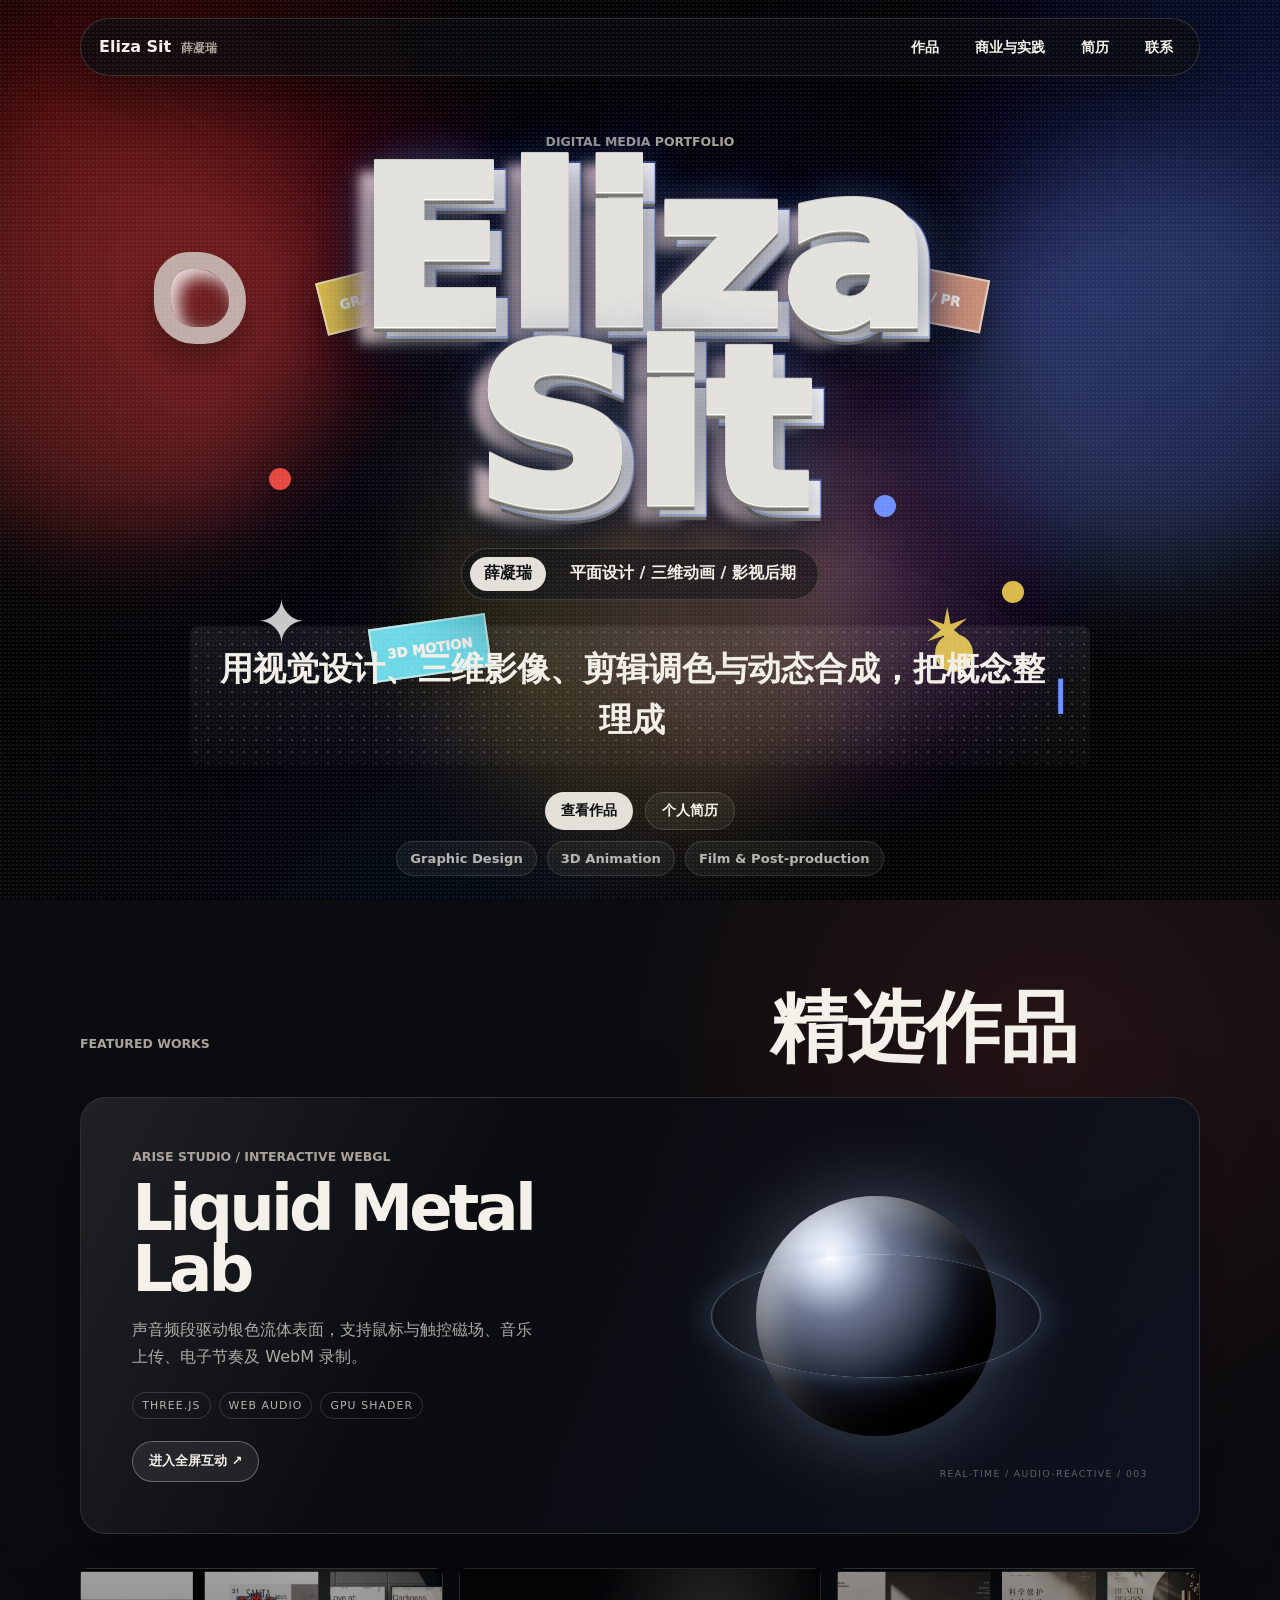
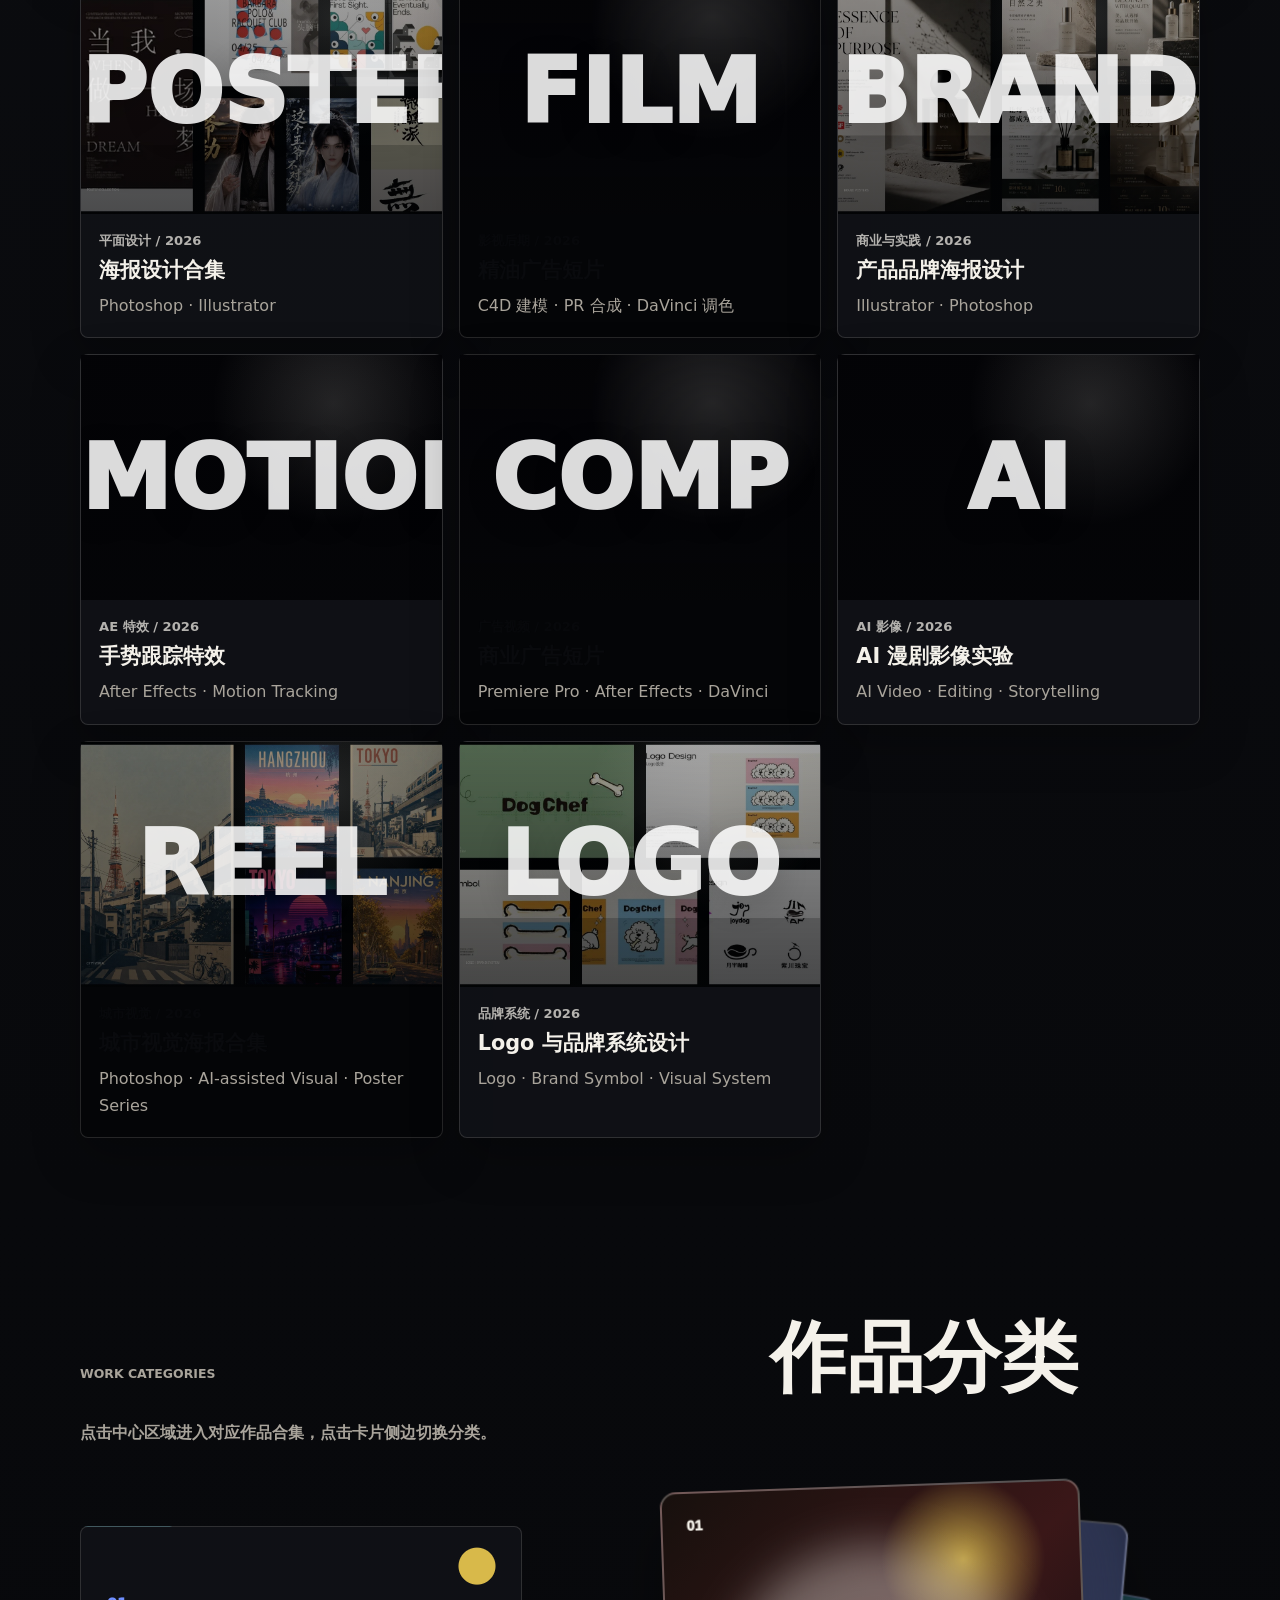
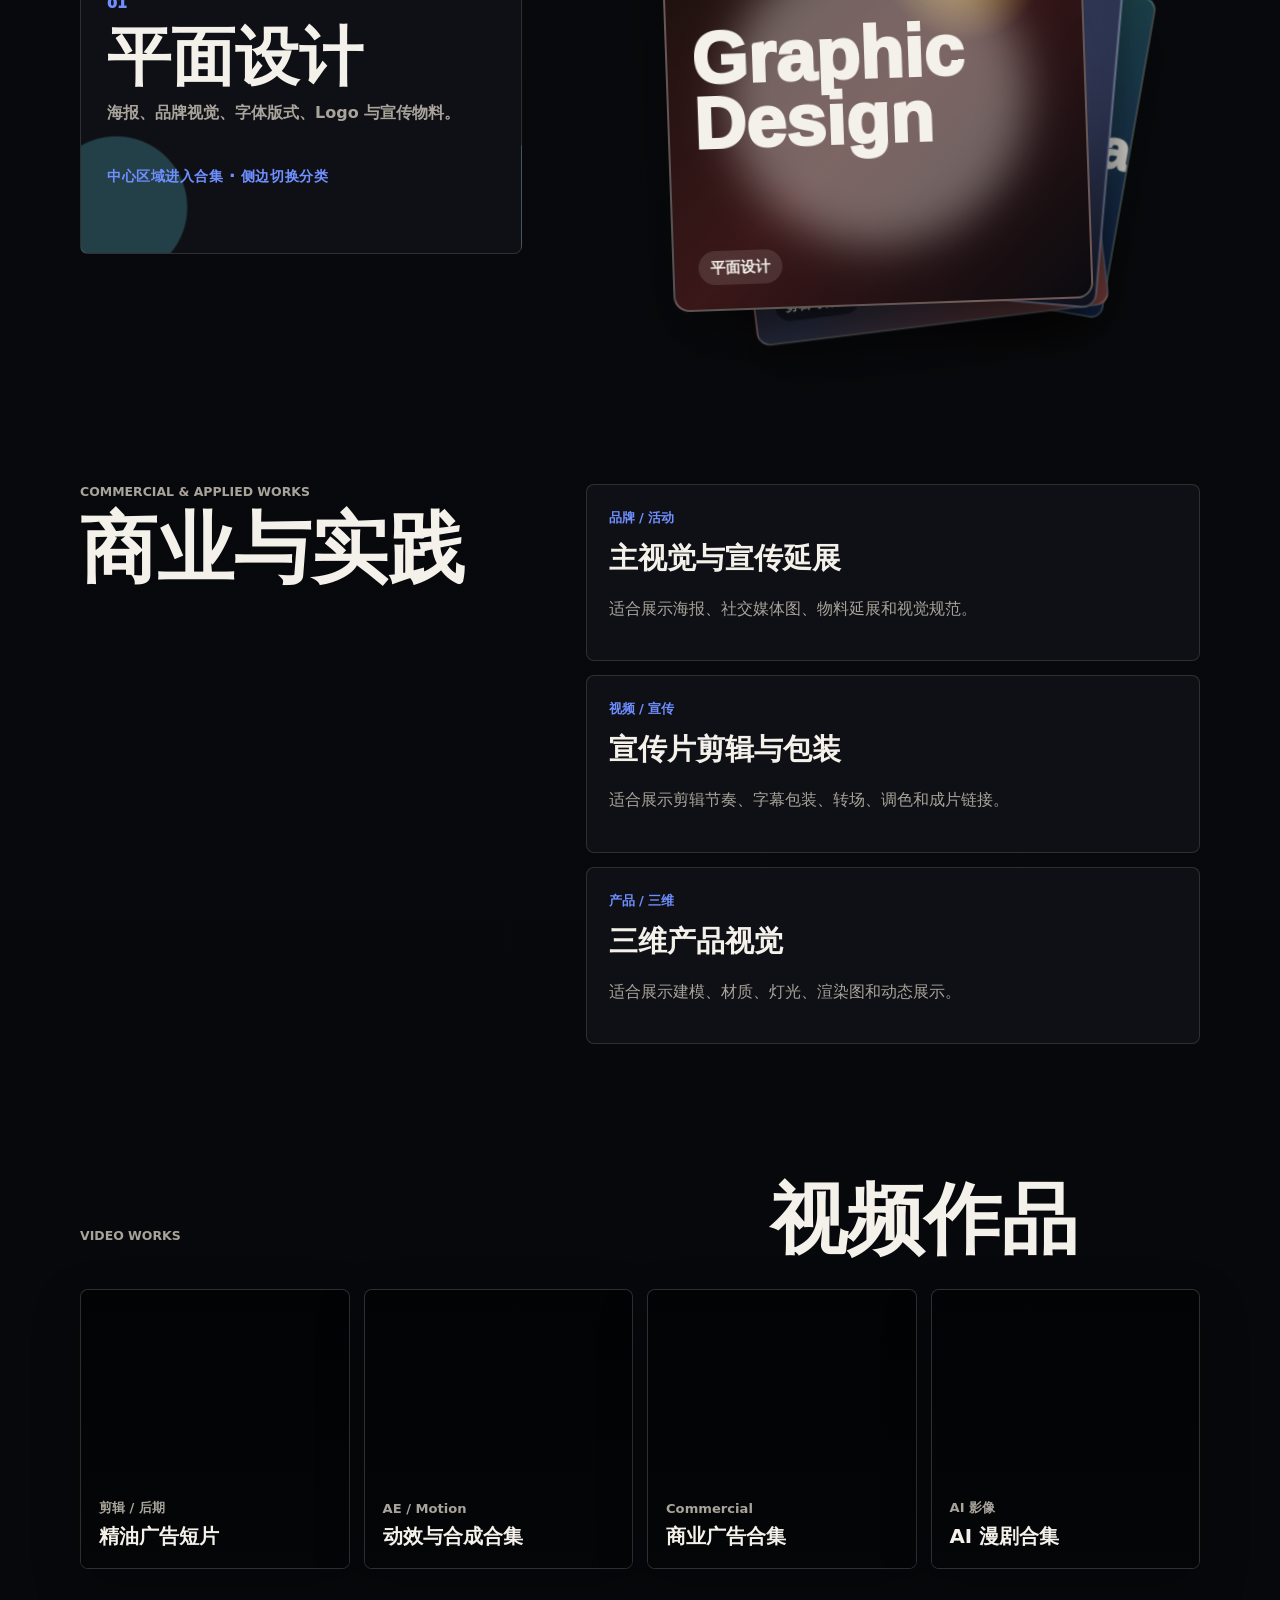
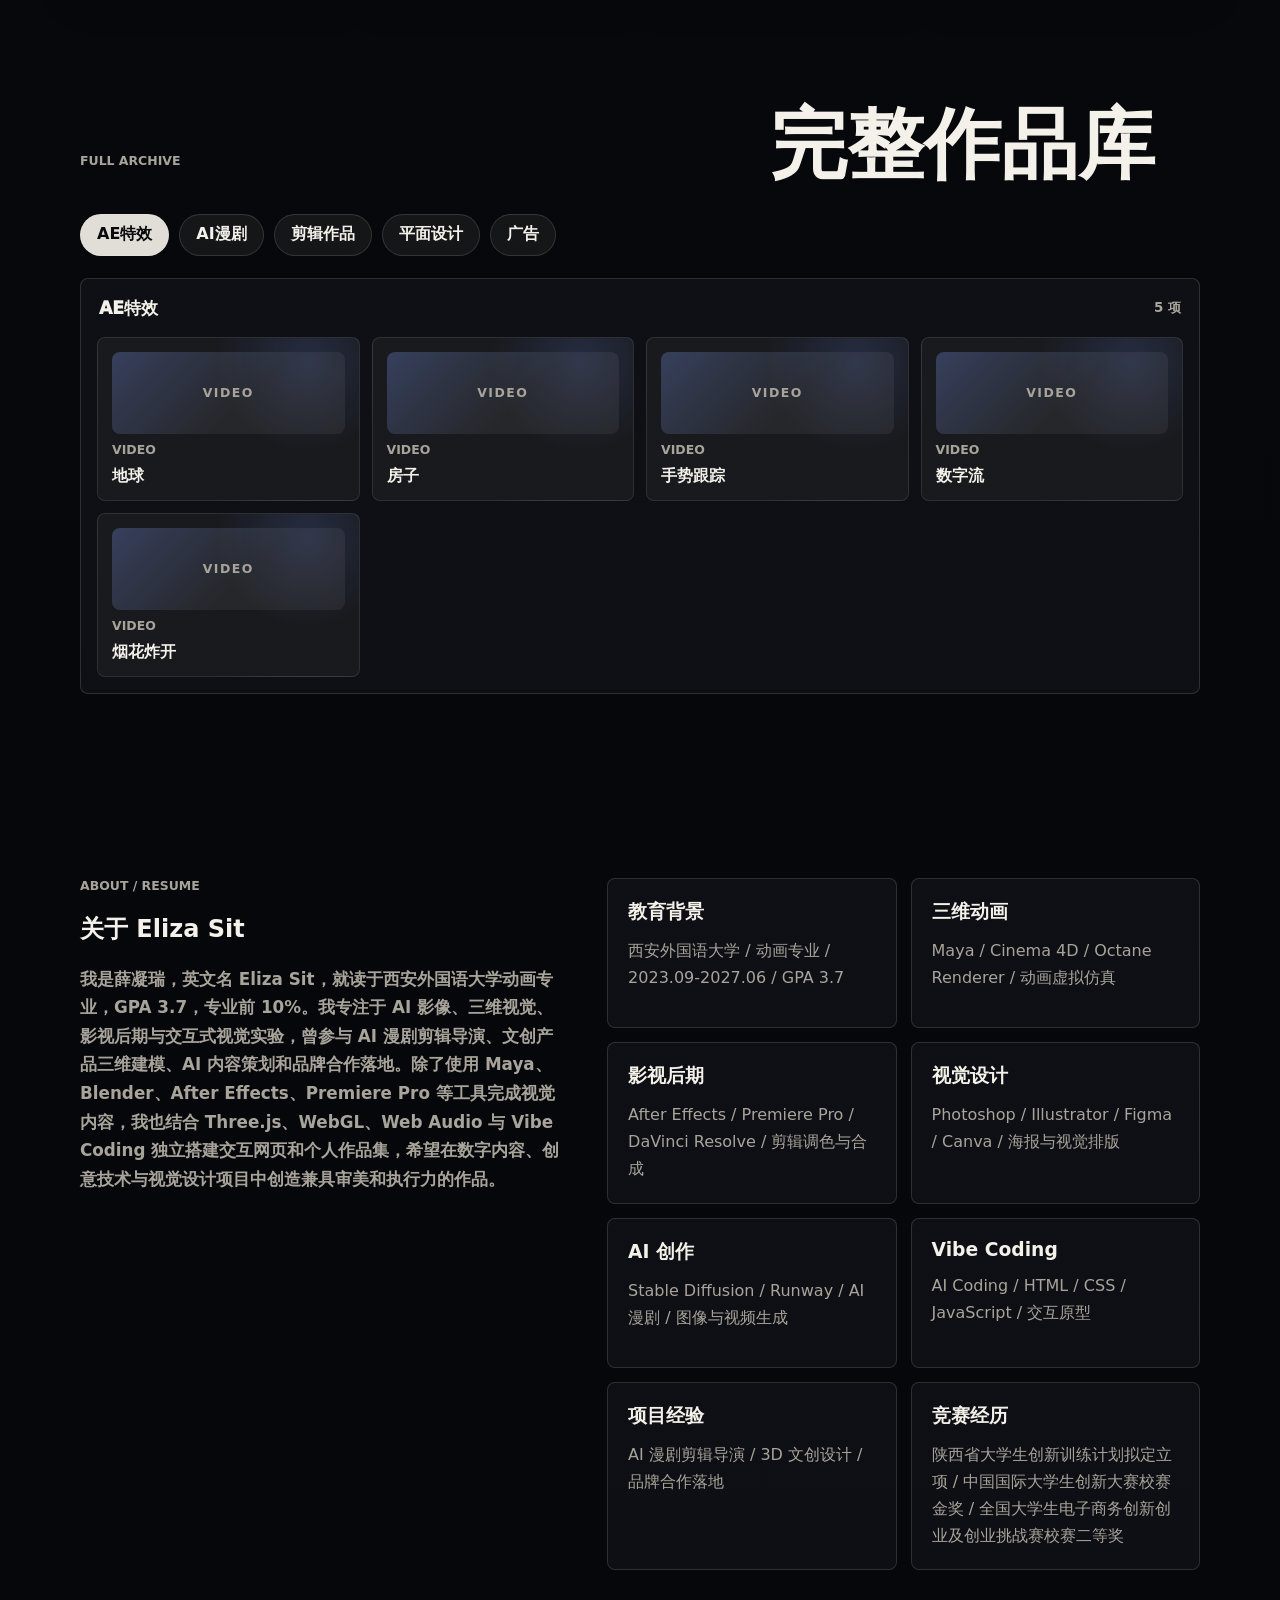
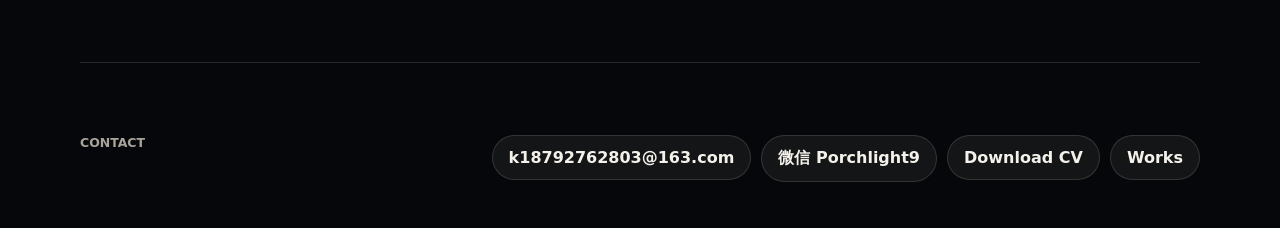
<file: index.html>
<!doctype html>
<html lang="zh-CN">
  <head>
    <meta charset="UTF-8" />
    <meta name="viewport" content="width=device-width, initial-scale=1.0" />
    <title>Eliza Sit | 薛凝瑞作品集</title>
    <meta
      name="description"
      content="Eliza Sit 薛凝瑞的数字媒体作品集，涵盖平面设计、三维动画、影视制作与后期、商业与实践项目。"
    />
    <link rel="stylesheet" href="styles.css" />
  </head>
  <body>
    <div class="page-noise" aria-hidden="true"></div>
    <header class="site-header">
      <a class="brand" href="#top" aria-label="Eliza Sit 首页">
        <span>Eliza Sit</span>
        <small>薛凝瑞</small>
      </a>
      <nav class="site-nav" aria-label="主导航">
        <a href="#works">作品</a>
        <a href="#practice">商业与实践</a>
        <a href="#resume">简历</a>
        <a href="#contact">联系</a>
      </nav>
    </header>

    <main id="top">
      <section class="hero" aria-labelledby="hero-title">
        <div class="hero-bg" aria-hidden="true">
          <div class="grainient-cover"></div>
          <span class="blur-ball ball-a"></span>
          <span class="blur-ball ball-b"></span>
          <span class="blur-ball ball-c"></span>
        </div>

        <div class="hero-copy">
          <p class="eyebrow">Digital Media Portfolio</p>
          <h1 id="hero-title" class="floating-name" data-text="Eliza Sit">Eliza Sit</h1>
          <div class="name-strip">
            <span>薛凝瑞</span>
            <span>平面设计 / 三维动画 / 影视后期</span>
          </div>
          <div
            class="hero-statement text-type"
            data-text="用视觉设计、三维影像、剪辑调色与动态合成，把概念整理成完整的数字媒体作品。"
            aria-label="用视觉设计、三维影像、剪辑调色与动态合成，把概念整理成完整的数字媒体作品。"
          >
            <span class="text-type__content"></span>
            <span class="text-type__cursor" aria-hidden="true">|</span>
          </div>
          <div class="hero-actions">
            <a class="button primary" href="#works">查看作品</a>
            <a class="button ghost" href="#resume">个人简历</a>
          </div>
        </div>

        <div class="sticker-stage" aria-hidden="true">
          <span class="sticker sticker-card sticker-yellow">GRAPHIC</span>
          <span class="sticker sticker-card sticker-peach">AE / PR</span>
          <span class="sticker sticker-card sticker-cyan">3D MOTION</span>
          <span class="sticker dot dot-red"></span>
          <span class="sticker dot dot-blue"></span>
          <span class="sticker dot dot-yellow"></span>
          <span class="sticker star star-one">✦</span>
          <span class="sticker star star-two">✶</span>
          <span class="sticker chrome-loop"></span>
        </div>

        <div class="hero-meta">
          <span>Graphic Design</span>
          <span>3D Animation</span>
          <span>Film & Post-production</span>
        </div>
      </section>

      <section class="section featured" id="works" aria-labelledby="featured-title">
        <div class="section-heading">
          <p class="eyebrow">Featured Works</p>
          <h2 id="featured-title">精选作品</h2>
        </div>

        <article class="liquid-metal-showcase" data-preview-type="iframe" data-preview-src="assets/experiments/arise-liquid-metal-v03-audio-fixed.html" data-preview-title="Liquid Metal Lab · 液态金属动态实验">
          <div class="liquid-metal-copy">
            <p class="eyebrow">Arise Studio / Interactive WebGL</p>
            <h3>Liquid Metal Lab</h3>
            <p>声音频段驱动银色流体表面，支持鼠标与触控磁场、音乐上传、电子节奏及 WebM 录制。</p>
            <div class="liquid-metal-tags"><span>Three.js</span><span>Web Audio</span><span>GPU Shader</span></div>
            <button type="button">进入全屏互动 <span aria-hidden="true">↗</span></button>
          </div>
          <div class="liquid-metal-art" aria-hidden="true">
            <span class="liquid-metal-orb"></span>
            <span class="liquid-metal-ring"></span>
            <small>REAL-TIME / AUDIO-REACTIVE / 003</small>
          </div>
        </article>

        <div class="work-grid">
          <article class="work-card" data-preview-type="collection" data-collection="posterHighlights" data-preview-title="海报设计合集">
            <div class="work-visual visual-poster project-shot">
              <img src="assets/works/featured-poster-mosaic.webp" alt="海报设计合集作品封面" loading="lazy" decoding="async" />
              <span>POSTER</span>
            </div>
            <div class="work-info">
              <p>平面设计 / 2026</p>
              <h3>海报设计合集</h3>
              <span>Photoshop · Illustrator</span>
            </div>
          </article>

          <article class="work-card dark" data-preview-type="collection" data-collection="editing" data-preview-title="剪辑作品合集">
            <div class="work-visual visual-film project-shot">
              <video data-src="assets/works/essential-oil-ad.mp4" muted loop playsinline preload="none"></video>
              <span>FILM</span>
            </div>
            <div class="work-info">
              <p>影视后期 / 2026</p>
              <h3>精油广告短片</h3>
              <span>C4D 建模 · PR 合成 · DaVinci 调色</span>
            </div>
          </article>

          <article class="work-card" data-preview-type="collection" data-collection="brandPosterHighlights" data-preview-title="产品品牌海报设计">
            <div class="work-visual visual-brand project-shot">
              <img src="assets/works/featured-brand-mosaic.webp" alt="产品品牌海报作品封面" loading="lazy" decoding="async" />
              <span>BRAND</span>
            </div>
            <div class="work-info">
              <p>商业与实践 / 2026</p>
              <h3>产品品牌海报设计</h3>
              <span>Illustrator · Photoshop</span>
            </div>
          </article>

          <article class="work-card" data-preview-type="collection" data-collection="ae" data-preview-title="AE 特效合集">
            <div class="work-visual visual-motion project-shot">
              <video data-src="assets/works/ae-tracking.mp4" muted loop playsinline preload="none"></video>
              <span>MOTION</span>
            </div>
            <div class="work-info">
              <p>AE 特效 / 2026</p>
              <h3>手势跟踪特效</h3>
              <span>After Effects · Motion Tracking</span>
            </div>
          </article>

          <article class="work-card dark" data-preview-type="collection" data-collection="commercial" data-preview-title="广告视频合集">
            <div class="work-visual visual-comp project-shot">
              <video data-src="assets/works/commercial-candle.mp4" data-load="hover" muted loop playsinline preload="none"></video>
              <span>COMP</span>
            </div>
            <div class="work-info">
              <p>广告视频 / 2026</p>
              <h3>商业广告短片</h3>
              <span>Premiere Pro · After Effects · DaVinci</span>
            </div>
          </article>

          <article class="work-card" data-preview-type="collection" data-collection="aiDrama" data-preview-title="AI 漫剧合集">
            <div class="work-visual visual-ai project-shot">
              <video data-src="assets/works/ai-drama-cat.mp4" data-load="hover" muted loop playsinline preload="none"></video>
              <span>AI</span>
            </div>
            <div class="work-info">
              <p>AI 影像 / 2026</p>
              <h3>AI 漫剧影像实验</h3>
              <span>AI Video · Editing · Storytelling</span>
            </div>
          </article>

          <article class="work-card dark" data-preview-type="collection" data-collection="cityPosterHighlights" data-preview-title="城市视觉海报合集">
            <div class="work-visual visual-showreel project-shot">
              <img src="assets/works/featured-city-mosaic.webp" alt="城市视觉海报作品封面" loading="lazy" decoding="async" />
              <span>REEL</span>
            </div>
            <div class="work-info">
              <p>城市视觉 / 2026</p>
              <h3>城市视觉海报合集</h3>
              <span>Photoshop · AI-assisted Visual · Poster Series</span>
            </div>
          </article>

          <article class="work-card" data-preview-type="collection" data-collection="logoBrandHighlights" data-preview-title="Logo 与品牌系统设计">
            <div class="work-visual visual-code project-shot">
              <img src="assets/works/featured-logo-mosaic.webp" alt="Logo 与品牌系统设计作品封面" loading="lazy" decoding="async" />
              <span>LOGO</span>
            </div>
            <div class="work-info">
              <p>品牌系统 / 2026</p>
              <h3>Logo 与品牌系统设计</h3>
              <span>Logo · Brand Symbol · Visual System</span>
            </div>
          </article>
        </div>
      </section>

      <section class="section categories stack-section" aria-labelledby="category-title">
        <div class="section-heading stack-heading">
          <p class="eyebrow">Work Categories</p>
          <h2 id="category-title">作品分类</h2>
          <p>点击中心区域进入对应作品合集，点击卡片侧边切换分类。</p>
        </div>

        <div class="category-stack-wrap">
          <div class="category-copy" aria-live="polite">
            <span id="category-index">01</span>
            <h3 id="category-name">平面设计</h3>
            <p id="category-desc">海报、品牌视觉、字体版式、宣传物料。</p>
            <span class="category-action-note">中心区域进入合集 · 侧边切换分类</span>
          </div>

          <div class="stack-container" aria-label="作品分类卡片，点击切换">
            <button class="stack-card stack-graphic is-top" type="button" data-index="0">
              <span>01</span>
              <strong>Graphic Design</strong>
              <small>平面设计</small>
            </button>
            <button class="stack-card stack-3d" type="button" data-index="1">
              <span>02</span>
              <strong>AI Drama</strong>
              <small>AI 漫剧</small>
            </button>
            <button class="stack-card stack-film" type="button" data-index="2">
              <span>03</span>
              <strong>Editing & AE</strong>
              <small>剪辑与特效</small>
            </button>
            <button class="stack-card stack-integrated" type="button" data-index="3">
              <span>04</span>
              <strong>Commercial</strong>
              <small>广告视频</small>
            </button>
          </div>
        </div>
      </section>

      <section class="section split-section" id="practice" aria-labelledby="practice-title">
        <div class="section-heading sticky-heading">
          <p class="eyebrow">Commercial & Applied Works</p>
          <h2 id="practice-title">商业与实践</h2>
        </div>

        <div class="timeline">
          <article>
            <span>品牌 / 活动</span>
            <h3>主视觉与宣传延展</h3>
            <p>适合展示海报、社交媒体图、物料延展和视觉规范。</p>
          </article>
          <article>
            <span>视频 / 宣传</span>
            <h3>宣传片剪辑与包装</h3>
            <p>适合展示剪辑节奏、字幕包装、转场、调色和成片链接。</p>
          </article>
          <article>
            <span>产品 / 三维</span>
            <h3>三维产品视觉</h3>
            <p>适合展示建模、材质、灯光、渲染图和动态展示。</p>
          </article>
        </div>
      </section>

      <section class="section video-works" aria-labelledby="video-title">
        <div class="section-heading">
          <p class="eyebrow">Video Works</p>
          <h2 id="video-title">视频作品</h2>
        </div>

        <div class="video-grid">
          <article class="video-card" data-preview-type="collection" data-collection="editing" data-preview-title="剪辑作品合集">
            <video data-src="assets/works/essential-oil-ad.mp4" muted loop playsinline preload="none"></video>
            <div>
              <span>剪辑 / 后期</span>
              <h3>精油广告短片</h3>
            </div>
          </article>
          <article class="video-card" data-preview-type="collection" data-collection="ae" data-preview-title="AE 特效合集">
            <video data-src="assets/works/ae-tracking.mp4" muted loop playsinline preload="none"></video>
            <div>
              <span>AE / Motion</span>
              <h3>动效与合成合集</h3>
            </div>
          </article>
          <article class="video-card" data-preview-type="collection" data-collection="commercial" data-preview-title="广告视频合集">
            <video data-src="assets/works/commercial-candle.mp4" data-load="hover" muted loop playsinline preload="none"></video>
            <div>
              <span>Commercial</span>
              <h3>商业广告合集</h3>
            </div>
          </article>
          <article class="video-card" data-preview-type="collection" data-collection="aiDrama" data-preview-title="AI 漫剧合集">
            <video data-src="assets/works/ai-drama-cat.mp4" data-load="hover" muted loop playsinline preload="none"></video>
            <div>
              <span>AI 影像</span>
              <h3>AI 漫剧合集</h3>
            </div>
          </article>
        </div>
      </section>

      <section class="section library-section" id="library" aria-labelledby="library-title">
        <div class="section-heading">
          <p class="eyebrow">Full Archive</p>
          <h2 id="library-title">完整作品库</h2>
        </div>

        <div class="library-tabs" aria-label="作品库分类"></div>
        <div class="library-groups"></div>
      </section>

      <section class="section about-resume" id="resume" aria-labelledby="resume-title">
        <div>
          <p class="eyebrow">About / Resume</p>
          <h2 id="resume-title">关于 Eliza Sit</h2>
          <p class="about-text">
            我是薛凝瑞，英文名 Eliza Sit，就读于西安外国语大学动画专业，GPA 3.7，专业前 10%。我专注于 AI 影像、三维视觉、影视后期与交互式视觉实验，曾参与 AI 漫剧剪辑导演、文创产品三维建模、AI 内容策划和品牌合作落地。除了使用 Maya、Blender、After Effects、Premiere Pro 等工具完成视觉内容，我也结合 Three.js、WebGL、Web Audio 与 Vibe Coding 独立搭建交互网页和个人作品集，希望在数字内容、创意技术与视觉设计项目中创造兼具审美和执行力的作品。
          </p>
        </div>

        <div class="skill-board">
          <div>
            <h3>教育背景</h3>
            <p>西安外国语大学 / 动画专业 / 2023.09-2027.06 / GPA 3.7</p>
          </div>
          <div>
            <h3>三维动画</h3>
            <p>Maya / Cinema 4D / Octane Renderer / 动画虚拟仿真</p>
          </div>
          <div>
            <h3>影视后期</h3>
            <p>After Effects / Premiere Pro / DaVinci Resolve / 剪辑调色与合成</p>
          </div>
          <div>
            <h3>视觉设计</h3>
            <p>Photoshop / Illustrator / Figma / Canva / 海报与视觉排版</p>
          </div>
          <div>
            <h3>AI 创作</h3>
            <p>Stable Diffusion / Runway / AI 漫剧 / 图像与视频生成</p>
          </div>
          <div>
            <h3>Vibe Coding</h3>
            <p>AI Coding / HTML / CSS / JavaScript / 交互原型</p>
          </div>
          <div>
            <h3>项目经验</h3>
            <p>AI 漫剧剪辑导演 / 3D 文创设计 / 品牌合作落地</p>
          </div>
          <div>
            <h3>竞赛经历</h3>
            <p>陕西省大学生创新训练计划拟定立项 / 中国国际大学生创新大赛校赛金奖 / 全国大学生电子商务创新创业及创业挑战赛校赛二等奖</p>
          </div>
        </div>
      </section>
    </main>

    <footer class="site-footer" id="contact">
      <div>
        <p class="eyebrow">Contact</p>
      </div>
      <div class="footer-links">
        <a href="mailto:k18792762803@163.com">k18792762803@163.com</a>
        <a href="javascript:void(0)" aria-label="微信号 Porchlight9">微信 Porchlight9</a>
        <a href="薛凝瑞-新版简历-2026.pdf" target="_blank" rel="noopener">Download CV</a>
        <a href="#works">Works</a>
      </div>
    </footer>

    <div class="preview-modal" aria-hidden="true">
      <button class="preview-close" type="button" aria-label="关闭预览">×</button>
      <div class="preview-shell">
        <div class="preview-heading"><h2 class="preview-title"></h2><button class="preview-fullscreen" type="button" hidden>全屏互动</button></div>
        <div class="preview-body"></div>
      </div>
    </div>

    <script src="assets/works-library.js?v=20261021-1"></script>
    <script src="assets/components/liquid-metal-lab.js?v=20261015-1"></script>
    <script src="assets/graphic-library.js?v=20261021-1"></script>
    <script src="script.js?v=20261021-1"></script>
  </body>
</html>
</file>
<file: styles.css>
:root {
  --paper: #090a0d;
  --paper-soft: #12141a;
  --ink: #f4f1ea;
  --muted: #a9a49b;
  --line: rgba(244, 241, 234, 0.14);
  --red: #e4473f;
  --blue: #6f8fff;
  --yellow: #d8b94a;
  --cyan: #64d6e6;
  --peach: #c88f78;
  --dark: #050608;
  --radius: 8px;
  --panel: rgba(18, 20, 26, 0.72);
  --panel-strong: rgba(24, 27, 35, 0.92);
  --silver: #d8d5cf;
  --shadow: 0 24px 70px rgba(0, 0, 0, 0.42);
}

* {
  box-sizing: border-box;
}

html {
  scroll-behavior: smooth;
}

body {
  margin: 0;
  background:
    radial-gradient(circle at 20% 0%, rgba(111, 143, 255, 0.16), transparent 32rem),
    radial-gradient(circle at 82% 16%, rgba(228, 71, 63, 0.12), transparent 28rem),
    linear-gradient(180deg, #0d0e12 0%, #08090c 42%, #06070a 100%);
  color: var(--ink);
  font-family:
    Inter, ui-sans-serif, system-ui, -apple-system, BlinkMacSystemFont, "Segoe UI",
    "PingFang SC", "Microsoft YaHei", sans-serif;
  overflow-x: hidden;
}

a {
  color: inherit;
  text-decoration: none;
}

.page-noise {
  position: fixed;
  inset: 0;
  z-index: 50;
  pointer-events: none;
  opacity: 0.13;
  background-image:
    radial-gradient(circle at 20% 20%, rgba(255, 255, 255, 0.45) 0 1px, transparent 1px),
    radial-gradient(circle at 80% 30%, rgba(255, 255, 255, 0.16) 0 1px, transparent 1px);
  background-size: 4px 4px, 7px 7px;
  mix-blend-mode: screen;
}

.site-header {
  position: fixed;
  top: 18px;
  left: 50%;
  z-index: 40;
  display: flex;
  width: min(1120px, calc(100% - 32px));
  height: 58px;
  align-items: center;
  justify-content: space-between;
  padding: 8px 10px 8px 18px;
  border: 1px solid rgba(244, 241, 234, 0.16);
  border-radius: 999px;
  background: rgba(10, 11, 15, 0.74);
  box-shadow: 0 16px 52px rgba(0, 0, 0, 0.42);
  backdrop-filter: blur(18px);
  transform: translateX(-50%);
}

.brand {
  display: flex;
  align-items: baseline;
  gap: 10px;
  font-weight: 900;
}

.brand span {
  font-size: 1rem;
}

.brand small {
  color: var(--muted);
  font-size: 0.76rem;
  font-weight: 700;
}

.site-nav {
  display: flex;
  gap: 4px;
  align-items: center;
}

.site-nav a,
.button {
  border-radius: 999px;
  min-height: 38px;
  display: inline-flex;
  align-items: center;
  justify-content: center;
  padding: 0 16px;
  font-size: 0.9rem;
  font-weight: 800;
  transition:
    transform 180ms ease,
    background 180ms ease,
    color 180ms ease;
}

.site-nav a:hover {
  background: rgba(244, 241, 234, 0.92);
  color: #08090c;
  transform: translateY(-1px);
}

.hero {
  --grain-x: 50%;
  --grain-y: 50%;
  position: relative;
  min-height: 100svh;
  display: grid;
  place-items: center;
  padding: 128px 24px 64px;
  isolation: isolate;
}

.hero-bg {
  position: absolute;
  inset: 0;
  overflow: hidden;
  z-index: -2;
  background:
    radial-gradient(circle at 50% 44%, rgba(244, 241, 234, 0.1), transparent 30%),
    linear-gradient(115deg, rgba(18, 20, 26, 0.86), rgba(6, 7, 10, 0.96)),
    radial-gradient(circle at 50% 52%, rgba(111, 143, 255, 0.18), transparent 36%);
}

.hero-bg::after {
  content: "";
  position: absolute;
  inset: 0;
  z-index: 1;
  pointer-events: none;
  background:
    radial-gradient(circle at var(--grain-x) var(--grain-y), rgba(244, 241, 234, 0.12), transparent 18rem),
    radial-gradient(ellipse at center, transparent 0 48%, rgba(5, 6, 8, 0.62) 100%),
    linear-gradient(180deg, rgba(5, 6, 8, 0.08), rgba(5, 6, 8, 0.36));
}

.grainient-cover {
  position: absolute;
  inset: -24%;
  opacity: 0.86;
  filter: saturate(1.18) contrast(1.25);
  background:
    radial-gradient(circle at var(--grain-x) var(--grain-y), rgba(244, 159, 252, 0.34), transparent 20%),
    radial-gradient(circle at 18% 24%, rgba(228, 71, 63, 0.66), transparent 24%),
    radial-gradient(circle at 82% 18%, rgba(111, 143, 255, 0.72), transparent 26%),
    radial-gradient(circle at 66% 78%, rgba(216, 185, 74, 0.36), transparent 24%),
    radial-gradient(circle at 30% 82%, rgba(100, 214, 230, 0.3), transparent 22%),
    linear-gradient(135deg, #050608 0%, #17101f 42%, #070910 100%);
  background-size: 120% 120%, 105% 105%, 115% 115%, 130% 130%, 125% 125%, 100% 100%;
  animation: grainientFlow 14s ease-in-out infinite alternate;
}

.grainient-cover::before,
.grainient-cover::after {
  content: "";
  position: absolute;
  inset: 0;
  pointer-events: none;
}

.grainient-cover::before {
  background:
    conic-gradient(from 120deg at 50% 52%, transparent 0 10%, rgba(244, 241, 234, 0.14) 16%, transparent 30% 100%),
    repeating-conic-gradient(from 18deg at 50% 50%, rgba(255, 255, 255, 0.05) 0deg 8deg, transparent 10deg 24deg),
    radial-gradient(ellipse at 50% 50%, transparent 0 34%, rgba(0, 0, 0, 0.58) 74%);
  mix-blend-mode: soft-light;
  animation: grainientWarp 18s linear infinite;
}

.grainient-cover::after {
  opacity: 0.16;
  background-image:
    radial-gradient(circle, rgba(255, 255, 255, 0.9) 0 0.7px, transparent 0.8px),
    radial-gradient(circle, rgba(0, 0, 0, 0.9) 0 0.8px, transparent 0.9px);
  background-size: 3px 3px, 5px 5px;
  mix-blend-mode: overlay;
  animation: grainShift 900ms steps(2, end) infinite;
}

.blur-ball {
  position: absolute;
  width: 34vw;
  aspect-ratio: 1;
  border-radius: 50%;
  filter: blur(54px);
  opacity: 0.58;
}

.ball-a {
  left: -8vw;
  top: 12vh;
  background: rgba(228, 71, 63, 0.78);
}

.ball-b {
  right: -8vw;
  top: 16vh;
  background: rgba(111, 143, 255, 0.72);
}

.ball-c {
  left: 34vw;
  bottom: 5vh;
  background: rgba(216, 185, 74, 0.5);
}

.hero-copy {
  position: relative;
  z-index: 2;
  width: min(980px, 100%);
  text-align: center;
}

.eyebrow {
  margin: 0 0 14px;
  color: var(--muted);
  font-size: 0.78rem;
  font-weight: 900;
  letter-spacing: 0;
  text-transform: uppercase;
}

.floating-name {
  position: relative;
  margin: 0;
  font-size: clamp(4.5rem, 17vw, 13.8rem);
  line-height: 0.82;
  font-weight: 950;
  letter-spacing: 0;
  color: rgba(224, 222, 216, 0.9);
  text-shadow:
    0 1px 0 #ffffff,
    0 2px 0 #bbb8b2,
    0 5px 0 #777570,
    0 18px 48px rgba(0, 0, 0, 0.55),
    0 0 52px rgba(111, 143, 255, 0.22);
  transform-style: preserve-3d;
  animation: floatName 5.8s ease-in-out infinite;
}

.floating-name::before,
.floating-name::after {
  content: attr(data-text);
  position: absolute;
  inset: 0;
  pointer-events: none;
}

.floating-name::before {
  z-index: -1;
  color: transparent;
  -webkit-text-stroke: 2px rgba(111, 143, 255, 0.44);
  transform: translate3d(12px, 10px, -20px);
}

.floating-name::after {
  z-index: -2;
  color: rgba(228, 71, 63, 0.2);
  filter: blur(6px);
  transform: translate3d(-14px, 12px, -30px);
}

.name-strip {
  width: fit-content;
  max-width: 100%;
  margin: 28px auto 0;
  display: flex;
  flex-wrap: wrap;
  align-items: center;
  justify-content: center;
  gap: 10px;
  padding: 8px;
  border: 1px solid rgba(244, 241, 234, 0.16);
  border-radius: 999px;
  background: rgba(13, 15, 20, 0.62);
  box-shadow: var(--shadow);
  backdrop-filter: blur(18px);
}

.name-strip span {
  display: inline-flex;
  min-height: 34px;
  align-items: center;
  border-radius: 999px;
  padding: 0 14px;
  font-weight: 900;
}

.name-strip span:first-child {
  background: rgba(244, 241, 234, 0.92);
  color: #090a0d;
}

.hero-statement {
  position: relative;
  width: min(900px, 100%);
  min-height: 104px;
  margin: 26px auto 0;
  display: flex;
  align-items: center;
  justify-content: center;
  padding: 18px 24px;
  color: #f2efe8;
  font-size: clamp(1.35rem, 3vw, 2.05rem);
  line-height: 1.55;
  font-weight: 950;
  text-align: center;
  border-radius: 8px;
  background-image:
    radial-gradient(circle, rgba(244, 241, 234, 0.16) 1px, transparent 1px),
    linear-gradient(180deg, rgba(244, 241, 234, 0.08), rgba(244, 241, 234, 0.025));
  background-size: 12px 12px, 100% 100%;
  overflow: hidden;
}

.hero-statement::before {
  content: "";
  position: absolute;
  z-index: -1;
  border-radius: 50%;
}

.hero-statement::before {
  right: 13%;
  top: 8px;
  width: 38px;
  aspect-ratio: 1;
  background: var(--yellow);
}

.text-type__content {
  position: relative;
  z-index: 1;
}

.text-type__cursor {
  position: relative;
  z-index: 1;
  margin-left: 0.22rem;
  color: var(--blue);
  animation: cursorBlink 0.72s steps(2, start) infinite;
}

.hero-actions {
  display: flex;
  flex-wrap: wrap;
  gap: 12px;
  justify-content: center;
  margin-top: 28px;
}

.button.primary {
  background: rgba(244, 241, 234, 0.92);
  color: #090a0d;
}

.button.ghost {
  border: 1px solid var(--line);
  background: rgba(244, 241, 234, 0.06);
}

.button:hover {
  transform: translateY(-2px);
}

.sticker-stage {
  position: absolute;
  inset: 0;
  z-index: 1;
  pointer-events: none;
}

.sticker {
  position: absolute;
  animation: drift 7s ease-in-out infinite;
}

.sticker-card {
  display: inline-flex;
  align-items: center;
  justify-content: center;
  min-width: 104px;
  min-height: 54px;
  padding: 0 14px;
  border: 2px solid rgba(244, 241, 234, 0.62);
  box-shadow: 0 16px 34px rgba(0, 0, 0, 0.34);
  font-size: 0.83rem;
  font-weight: 950;
}

.sticker-yellow {
  left: 25%;
  top: 30%;
  background: var(--yellow);
  transform: rotate(-14deg);
}

.sticker-peach {
  right: 23%;
  top: 30%;
  background: var(--peach);
  transform: rotate(11deg);
  animation-delay: -1.4s;
}

.sticker-cyan {
  left: 29%;
  bottom: 25%;
  background: var(--cyan);
  transform: rotate(-8deg);
  animation-delay: -2.2s;
}

.dot {
  width: 22px;
  aspect-ratio: 1;
  border-radius: 50%;
  box-shadow: 0 8px 18px rgba(0, 0, 0, 0.34);
}

.dot-red {
  left: 21%;
  top: 52%;
  background: var(--red);
}

.dot-blue {
  right: 30%;
  top: 55%;
  background: var(--blue);
  animation-delay: -3s;
}

.dot-yellow {
  right: 20%;
  bottom: 33%;
  background: var(--yellow);
  animation-delay: -1s;
}

.star {
  font-size: 3.8rem;
  color: rgba(255, 255, 255, 0.78);
  text-shadow: 0 6px 18px rgba(0, 0, 0, 0.25);
}

.star-one {
  left: 20%;
  bottom: 27%;
}

.star-two {
  right: 24%;
  bottom: 26%;
  color: var(--yellow);
  animation-delay: -2s;
}

.chrome-loop {
  left: 12%;
  top: 28%;
  width: 92px;
  aspect-ratio: 1;
  border: 17px solid rgba(216, 213, 207, 0.78);
  border-radius: 42% 58% 50% 48%;
  box-shadow:
    inset 8px 8px 16px rgba(255, 255, 255, 0.84),
    inset -8px -8px 18px rgba(61, 61, 61, 0.18),
    0 18px 30px rgba(0, 0, 0, 0.36);
  animation-delay: -1.7s;
}

.hero-meta {
  position: absolute;
  left: 24px;
  right: 24px;
  bottom: 24px;
  display: flex;
  justify-content: center;
  gap: 10px;
  flex-wrap: wrap;
}

.hero-meta span {
  border: 1px solid rgba(244, 241, 234, 0.13);
  border-radius: 999px;
  padding: 9px 13px;
  background: rgba(244, 241, 234, 0.055);
  color: rgba(244, 241, 234, 0.72);
  font-size: 0.82rem;
  font-weight: 800;
}

.section {
  width: min(1120px, calc(100% - 32px));
  margin: 0 auto;
  padding: 92px 0;
}

.section-heading {
  display: grid;
  grid-template-columns: 1fr minmax(260px, 430px);
  gap: 24px;
  align-items: end;
  margin-bottom: 32px;
}

.section-heading.compact {
  display: block;
}

.section-heading h2,
.media-copy h2,
.site-footer h2 {
  margin: 0;
  font-size: clamp(2.2rem, 6vw, 5rem);
  line-height: 0.95;
  letter-spacing: 0;
}

.section-heading p:not(.eyebrow),
.media-copy p:not(.eyebrow),
.timeline p,
.about-text,
.category-copy p,
.work-info span,
.skill-board p {
  color: var(--muted);
  line-height: 1.7;
}

.section-heading p:not(.eyebrow) {
  margin: 0;
  font-weight: 650;
}

.liquid-metal-showcase {
  position: relative;
  min-height: 340px;
  margin: 28px 0 34px;
  padding: clamp(24px, 4vw, 54px);
  display: grid;
  grid-template-columns: minmax(0, 0.9fr) minmax(280px, 1.1fr);
  gap: 28px;
  overflow: hidden;
  border: 1px solid rgba(244, 241, 234, 0.16);
  border-radius: 26px;
  background: linear-gradient(120deg, rgba(14, 16, 21, 0.98), rgba(5, 6, 9, 0.92));
  box-shadow: 0 28px 80px rgba(0, 0, 0, 0.28);
  cursor: pointer;
}

.liquid-metal-showcase::before {
  content: "";
  position: absolute;
  inset: 0;
  pointer-events: none;
  background: linear-gradient(115deg, rgba(244, 241, 234, 0.08), transparent 34%, rgba(111, 143, 255, 0.09));
}

.liquid-metal-copy,
.liquid-metal-art {
  position: relative;
  z-index: 1;
}

.liquid-metal-copy {
  align-self: center;
  max-width: 470px;
}

.liquid-metal-copy h3 {
  margin: 12px 0 14px;
  color: var(--ink);
  font-size: clamp(2rem, 5vw, 4.8rem);
  line-height: 0.95;
  letter-spacing: -0.06em;
}

.liquid-metal-copy > p:not(.eyebrow) {
  max-width: 410px;
  color: rgba(244, 241, 234, 0.68);
  line-height: 1.7;
}

.liquid-metal-tags {
  display: flex;
  flex-wrap: wrap;
  gap: 8px;
  margin: 22px 0;
}

.liquid-metal-tags span {
  padding: 6px 9px;
  border: 1px solid rgba(244, 241, 234, 0.16);
  border-radius: 999px;
  color: rgba(244, 241, 234, 0.72);
  font-size: 0.68rem;
  letter-spacing: 0.1em;
  text-transform: uppercase;
}

.liquid-metal-copy button {
  border: 1px solid rgba(244, 241, 234, 0.32);
  border-radius: 999px;
  padding: 11px 16px;
  background: rgba(244, 241, 234, 0.08);
  color: var(--ink);
  font: inherit;
  font-size: 0.8rem;
  font-weight: 800;
  cursor: pointer;
}

.liquid-metal-showcase:hover .liquid-metal-copy button {
  background: rgba(214, 224, 244, 0.18);
  border-color: rgba(214, 224, 244, 0.62);
}

.liquid-metal-art {
  min-height: 260px;
  display: grid;
  place-items: center;
  isolation: isolate;
}

.liquid-metal-orb {
  width: min(27vw, 240px);
  aspect-ratio: 1;
  border-radius: 50%;
  background: radial-gradient(circle at 31% 25%, #fff, #cfd9ed 10%, #6d7790 25%, #1a2030 55%, #050608 72%);
  box-shadow: inset -25px -30px 50px #000, inset 18px 15px 32px #fff8, 0 0 80px #aabfe755;
  animation: liquid-metal-float 7s ease-in-out infinite;
}

.liquid-metal-ring {
  position: absolute;
  width: min(36vw, 330px);
  aspect-ratio: 1;
  border: 1px solid rgba(214, 224, 244, 0.42);
  border-radius: 50%;
  transform: rotateX(68deg) rotateZ(-18deg);
  box-shadow: 0 0 35px rgba(125, 164, 220, 0.2);
  animation: liquid-metal-ring 10s linear infinite;
}

.liquid-metal-art small {
  position: absolute;
  right: 0;
  bottom: 3px;
  color: rgba(244, 241, 234, 0.36);
  font-size: 0.58rem;
  letter-spacing: 0.15em;
}

@keyframes liquid-metal-float {
  0%, 100% { transform: translateY(8px) scale(0.98); }
  50% { transform: translateY(-12px) scale(1.02); }
}

@keyframes liquid-metal-ring {
  to { transform: rotateX(68deg) rotateZ(342deg); }
}

.work-grid {
  display: grid;
  grid-template-columns: repeat(3, minmax(0, 1fr));
  gap: 16px;
}

.work-card {
  --edge-proximity: 0;
  --cursor-angle: 45deg;
  --edge-sensitivity: 24;
  --color-sensitivity: 44;
  --cone-spread: 25;
  --glow-one: #c084fc;
  --glow-two: #f472b6;
  --glow-three: #38bdf8;
  min-height: 360px;
  border: 1px solid var(--line);
  border-radius: var(--radius);
  overflow: visible;
  background: var(--panel);
  box-shadow: 0 18px 48px rgba(0, 0, 0, 0.26);
  position: relative;
  isolation: isolate;
  transform: translate3d(0, 0, 0.01px);
  cursor: pointer;
  transition:
    transform 220ms ease,
    box-shadow 220ms ease;
}

.work-card:not([data-preview-src]) {
  cursor: default;
}

.work-card:nth-child(2n) {
  --glow-one: #6f8fff;
  --glow-two: #64d6e6;
  --glow-three: #d8b94a;
}

.work-card:nth-child(3n) {
  --glow-one: #e4473f;
  --glow-two: #d8b94a;
  --glow-three: #6f8fff;
}

.work-card:nth-child(4n) {
  --glow-one: #64d6e6;
  --glow-two: #c88f78;
  --glow-three: #f4f1ea;
}

.work-card::before,
.work-card::after {
  content: "";
  position: absolute;
  border-radius: inherit;
  pointer-events: none;
  transition: opacity 260ms ease;
}

.work-card::before {
  inset: -1px;
  z-index: -1;
  padding: 1px;
  background:
    radial-gradient(at 82% 18%, var(--glow-one) 0, transparent 52%),
    radial-gradient(at 12% 8%, var(--glow-two) 0, transparent 48%),
    radial-gradient(at 86% 84%, var(--glow-three) 0, transparent 48%),
    linear-gradient(135deg, var(--glow-one), var(--glow-two), var(--glow-three));
  -webkit-mask:
    linear-gradient(#000 0 0) content-box,
    linear-gradient(#000 0 0);
  -webkit-mask-composite: xor;
  mask:
    linear-gradient(#000 0 0) content-box,
    linear-gradient(#000 0 0);
  mask-composite: exclude;
  opacity: calc((var(--edge-proximity) - var(--color-sensitivity)) / (100 - var(--color-sensitivity)));
}

.work-card::after {
  inset: -28px;
  z-index: -2;
  background:
    radial-gradient(circle at 50% 50%, color-mix(in srgb, var(--glow-one) 56%, transparent), transparent 48%),
    radial-gradient(circle at 72% 30%, color-mix(in srgb, var(--glow-three) 42%, transparent), transparent 42%);
  filter: blur(18px);
  opacity: calc((var(--edge-proximity) - var(--edge-sensitivity)) / (100 - var(--edge-sensitivity)));
  mask-image: conic-gradient(
    from var(--cursor-angle) at center,
    black calc(var(--cone-spread) * 1%),
    transparent calc((var(--cone-spread) + 14) * 1%),
    transparent calc((100 - var(--cone-spread) - 14) * 1%),
    black calc((100 - var(--cone-spread)) * 1%)
  );
}

.work-card:not(:hover)::before,
.work-card:not(:hover)::after {
  opacity: 0;
  transition-duration: 620ms;
}

.work-card > * {
  position: relative;
  z-index: 1;
}

.work-card:hover {
  transform: translateY(-6px);
  box-shadow: var(--shadow);
}

.reveal {
  opacity: 0;
  transform: translateY(18px);
  transition:
    opacity 520ms ease,
    transform 520ms ease,
    box-shadow 220ms ease,
    background 220ms ease;
}

.reveal.is-visible {
  opacity: 1;
  transform: translateY(0);
}

.reveal.is-visible.work-card:hover {
  transform: translateY(-6px);
}

.work-card.large {
  grid-column: span 2;
}

.work-card.dark {
  background: rgba(5, 6, 8, 0.94);
  color: var(--paper);
}

.work-visual {
  position: relative;
  min-height: 245px;
  display: grid;
  place-items: center;
  overflow: hidden;
}

.work-visual img,
.work-visual video {
  position: absolute;
  inset: 0;
  z-index: 0;
  width: 100%;
  height: 100%;
  object-fit: cover;
  background: #08090c;
  filter: saturate(0.92) contrast(1.04) brightness(0.82);
  transition:
    transform 420ms ease,
    filter 420ms ease;
}

.work-card:hover .work-visual img,
.work-card:hover .work-visual video {
  transform: scale(1.045);
  filter: saturate(1) contrast(1.08) brightness(0.92);
}

.work-visual::before,
.work-visual::after {
  content: "";
  position: absolute;
  inset: 14%;
  border-radius: 50%;
  filter: blur(22px);
}

.work-visual::after {
  inset: auto;
  width: 64%;
  height: 42%;
  border-radius: 999px;
  background: rgba(244, 241, 234, 0.48);
  transform: rotate(-14deg);
}

.project-shot::before {
  inset: 0;
  z-index: 1;
  border-radius: 0;
  background:
    linear-gradient(180deg, rgba(5, 6, 8, 0.08), rgba(5, 6, 8, 0.48)),
    radial-gradient(circle at 70% 20%, rgba(244, 241, 234, 0.16), transparent 38%);
  filter: none;
}

.project-shot::after {
  display: none;
}

.work-visual span {
  position: relative;
  z-index: 2;
  color: rgba(255, 255, 255, 0.86);
  font-size: clamp(2.4rem, 7vw, 6.5rem);
  font-weight: 950;
  text-shadow: 0 10px 30px rgba(0, 0, 0, 0.18);
}

.visual-poster {
  background:
    radial-gradient(circle at 72% 18%, rgba(216, 185, 74, 0.82), transparent 18%),
    linear-gradient(135deg, #17100d, #3a1718 52%, #0a0b0f),
    repeating-linear-gradient(90deg, transparent 0 20px, rgba(244, 241, 234, 0.1) 20px 22px);
}

.visual-3d {
  background: radial-gradient(circle at 35% 30%, #d8d5cf, #4f5f9e 38%, #101424);
}

.visual-film {
  background: linear-gradient(135deg, #111, #29304b 55%, #8b3d37);
}

.visual-brand {
  background: linear-gradient(135deg, #111318, #164b56 46%, #10265f);
}

.visual-motion {
  background: linear-gradient(135deg, #2a1713, #5a4330 42%, #8f2f2a);
}

.visual-comp {
  background: radial-gradient(circle at 65% 24%, #ffffff, #30343e 34%, #0e0e10 70%);
}

.visual-ai {
  background:
    radial-gradient(circle at 72% 24%, rgba(216, 185, 74, 0.82), transparent 18%),
    linear-gradient(135deg, #101216, #203053 35%, #4a2524 72%, #111827);
}

.visual-showreel {
  background:
    linear-gradient(90deg, rgba(255, 255, 255, 0.1) 0 8px, transparent 8px 18px),
    linear-gradient(135deg, #0e0e10, #312846 45%, #ff3b30);
}

.visual-code {
  background:
    radial-gradient(circle at 28% 22%, rgba(244, 241, 234, 0.8), transparent 18%),
    linear-gradient(135deg, #11373d, #101318 42%, #6f5b1a);
}

.work-info {
  padding: 18px;
}

.work-info p {
  margin: 0 0 8px;
  color: inherit;
  opacity: 0.72;
  font-size: 0.82rem;
  font-weight: 850;
}

.work-info h3 {
  margin: 0 0 8px;
  font-size: 1.3rem;
  line-height: 1.25;
}

.stack-section {
  display: block;
}

.stack-heading {
  display: grid;
  margin-bottom: 34px;
}

.category-stack-wrap {
  display: grid;
  grid-template-columns: minmax(280px, 0.82fr) minmax(360px, 1.18fr);
  gap: 42px;
  align-items: center;
}

.category-copy {
  min-height: 328px;
  display: flex;
  flex-direction: column;
  justify-content: center;
  padding: 26px;
  border: 1px solid var(--line);
  border-radius: var(--radius);
  background:
    radial-gradient(circle at 90% 12%, var(--yellow) 0 18px, transparent 19px),
    radial-gradient(circle at 8% 86%, rgba(100, 214, 230, 0.24) 0 70px, transparent 72px),
    var(--panel);
}

.category-copy span {
  color: var(--blue);
  font-size: 0.9rem;
  font-weight: 950;
}

.category-copy h3 {
  margin: 16px 0 12px;
  font-size: clamp(2.1rem, 5vw, 4.8rem);
  line-height: 0.95;
}

.category-copy p {
  margin: 0 0 22px;
  max-width: 430px;
  font-weight: 700;
}

.stack-container {
  position: relative;
  width: min(420px, 100%);
  aspect-ratio: 1;
  justify-self: center;
  margin: 0 auto;
  perspective: 900px;
}

.stack-card {
  position: absolute;
  inset: 0;
  display: flex;
  flex-direction: column;
  align-items: flex-start;
  justify-content: space-between;
  overflow: hidden;
  padding: 24px;
  border: 2px solid rgba(244, 241, 234, 0.3);
  border-radius: 16px;
  color: var(--ink);
  text-align: left;
  cursor: pointer;
  box-shadow: 0 30px 72px rgba(0, 0, 0, 0.42);
  transform-origin: 86% 88%;
  transition:
    transform 420ms cubic-bezier(0.2, 0.8, 0.2, 1),
    z-index 0ms linear 210ms,
    filter 220ms ease;
}

.stack-card::before {
  content: "";
  position: absolute;
  inset: 14%;
  border-radius: 999px;
  background: rgba(244, 241, 234, 0.36);
  filter: blur(22px);
  transform: rotate(-18deg);
}

.stack-card span,
.stack-card strong,
.stack-card small {
  position: relative;
  z-index: 1;
}

.stack-card span {
  font-size: 0.9rem;
  font-weight: 950;
}

.stack-card strong {
  max-width: 92%;
  font-size: clamp(2.2rem, 7vw, 4.5rem);
  line-height: 0.9;
  font-weight: 950;
}

.stack-card small {
  min-height: 34px;
  display: inline-flex;
  align-items: center;
  padding: 0 12px;
  border-radius: 999px;
  background: rgba(5, 6, 8, 0.52);
  color: #f4f1ea;
  font-size: 0.92rem;
  font-weight: 900;
}

.stack-graphic {
  background:
    radial-gradient(circle at 72% 18%, rgba(216, 185, 74, 0.82), transparent 18%),
    linear-gradient(135deg, #17100d, #3a1718 52%, #0a0b0f),
    repeating-linear-gradient(90deg, transparent 0 20px, rgba(244, 241, 234, 0.1) 20px 22px);
  color: #f4f1ea;
}

.stack-3d {
  background: radial-gradient(circle at 35% 30%, #d8d5cf, #4f5f9e 38%, #101424);
}

.stack-film {
  background: linear-gradient(135deg, #111111, #29304b 55%, #8b3d37);
  color: var(--paper);
}

.stack-integrated {
  background: linear-gradient(135deg, #111318, #164b56 46%, #10265f);
  color: #f4f1ea;
}

.stack-graphic small,
.stack-integrated small {
  background: rgba(244, 241, 234, 0.12);
  color: #f4f1ea;
}

.stack-card[data-depth="0"] {
  z-index: 4;
  transform: translate3d(0, 0, 0) rotateZ(-2deg) scale(1);
}

.stack-card[data-depth="1"] {
  z-index: 3;
  transform: translate3d(18px, 14px, -30px) rotateZ(5deg) scale(0.95);
}

.stack-card[data-depth="2"] {
  z-index: 2;
  transform: translate3d(34px, 30px, -60px) rotateZ(-7deg) scale(0.9);
}

.stack-card[data-depth="3"] {
  z-index: 1;
  transform: translate3d(48px, 42px, -90px) rotateZ(10deg) scale(0.85);
}

.stack-card:not([data-depth="0"]) {
  filter: saturate(0.82) brightness(0.94);
}

.stack-card:hover[data-depth="0"] {
  transform: translate3d(0, -10px, 0) rotateZ(-1deg) scale(1.02);
}

.category-action-note {
  display: inline-flex;
  margin-top: 18px;
  color: rgba(244, 241, 234, 0.56);
  font-size: 0.78rem;
  letter-spacing: 0.04em;
}

.split-section {
  display: grid;
  grid-template-columns: minmax(260px, 0.86fr) 1.14fr;
  gap: 42px;
  align-items: start;
}

.sticky-heading {
  position: sticky;
  top: 110px;
  display: block;
  margin: 0;
}

.timeline {
  display: grid;
  gap: 14px;
}

.timeline article {
  min-height: 170px;
  padding: 22px;
  border: 1px solid var(--line);
  border-radius: var(--radius);
  background: var(--panel);
}

.timeline span {
  color: var(--blue);
  font-size: 0.82rem;
  font-weight: 900;
}

.timeline h3 {
  margin: 12px 0 8px;
  font-size: 1.8rem;
}

.video-works {
  padding-top: 48px;
}

.video-grid {
  display: grid;
  grid-template-columns: repeat(4, minmax(0, 1fr));
  gap: 14px;
}

.video-card {
  position: relative;
  min-height: 280px;
  overflow: hidden;
  border: 1px solid var(--line);
  border-radius: var(--radius);
  background: var(--panel);
  cursor: pointer;
  box-shadow: 0 18px 48px rgba(0, 0, 0, 0.26);
}

.video-card video {
  position: absolute;
  inset: 0;
  width: 100%;
  height: 100%;
  object-fit: cover;
  background: #08090c;
  filter: saturate(0.92) contrast(1.04) brightness(0.72);
  transition:
    transform 420ms ease,
    filter 420ms ease;
}

.video-card::after {
  content: "";
  position: absolute;
  inset: 0;
  background: linear-gradient(180deg, rgba(5, 6, 8, 0.05), rgba(5, 6, 8, 0.78));
}

.video-card:hover video {
  transform: scale(1.045);
  filter: saturate(1) contrast(1.08) brightness(0.88);
}

.video-card div {
  position: absolute;
  left: 18px;
  right: 18px;
  bottom: 18px;
  z-index: 1;
}

.video-card span {
  color: var(--muted);
  font-size: 0.82rem;
  font-weight: 900;
}

.video-card h3 {
  margin: 8px 0 0;
  font-size: 1.24rem;
  line-height: 1.25;
}

.library-section {
  padding-top: 48px;
}

.library-tabs {
  display: flex;
  flex-wrap: wrap;
  gap: 10px;
  margin-bottom: 22px;
}

.library-tabs button {
  min-height: 42px;
  border: 1px solid var(--line);
  border-radius: 999px;
  padding: 0 16px;
  background: rgba(244, 241, 234, 0.06);
  color: var(--ink);
  font: inherit;
  font-weight: 900;
  cursor: pointer;
}

.library-tabs button.is-active,
.library-tabs button:hover {
  background: rgba(244, 241, 234, 0.92);
  color: #090a0d;
}

.library-groups {
  display: grid;
  gap: 16px;
}

.library-pdf-feature {
  display: grid;
  gap: 8px;
  min-height: 132px;
  border: 1px solid rgba(244, 241, 234, 0.2);
  border-radius: var(--radius);
  padding: 24px;
  background:
    linear-gradient(135deg, rgba(216, 185, 74, 0.22), transparent 42%),
    radial-gradient(circle at 86% 12%, rgba(111, 143, 255, 0.24), transparent 36%),
    rgba(244, 241, 234, 0.07);
  color: var(--ink);
  text-align: left;
  font: inherit;
  cursor: pointer;
}

.library-pdf-feature:hover {
  border-color: rgba(216, 185, 74, 0.52);
  background:
    linear-gradient(135deg, rgba(216, 185, 74, 0.3), transparent 42%),
    radial-gradient(circle at 86% 12%, rgba(111, 143, 255, 0.28), transparent 36%),
    rgba(244, 241, 234, 0.09);
}

.library-pdf-feature span {
  color: var(--gold);
  font-size: 0.78rem;
  font-weight: 950;
  letter-spacing: 0.12em;
  text-transform: uppercase;
}

.library-pdf-feature strong {
  font-size: clamp(1.45rem, 3vw, 2.4rem);
  line-height: 1.05;
}

.library-pdf-feature em {
  color: var(--muted);
  font-style: normal;
  font-size: 0.95rem;
}

.library-group {
  border: 1px solid var(--line);
  border-radius: var(--radius);
  background: var(--panel);
  overflow: hidden;
}

.library-group summary {
  display: flex;
  align-items: center;
  justify-content: space-between;
  gap: 18px;
  min-height: 58px;
  padding: 16px 18px;
  cursor: pointer;
  font-size: 1.08rem;
  font-weight: 950;
}

.library-group summary::marker {
  color: var(--blue);
}

.library-count {
  color: var(--muted);
  font-size: 0.84rem;
  font-weight: 850;
}

.library-items {
  display: grid;
  grid-template-columns: repeat(4, minmax(0, 1fr));
  gap: 12px;
  padding: 0 16px 16px;
}

.library-item {
  min-height: 132px;
  display: grid;
  align-content: end;
  gap: 8px;
  border: 1px solid rgba(244, 241, 234, 0.1);
  border-radius: var(--radius);
  padding: 14px;
  background:
    radial-gradient(circle at 80% 14%, rgba(111, 143, 255, 0.16), transparent 36%),
    rgba(244, 241, 234, 0.045);
  color: var(--ink);
  text-align: left;
  font: inherit;
  cursor: pointer;
}

.library-item img {
  width: 100%;
  aspect-ratio: 4 / 3;
  object-fit: cover;
  border-radius: 8px;
  background: #080a0f;
}

.library-media-mark {
  display: grid;
  place-items: center;
  min-height: 82px;
  border-radius: 8px;
  background:
    linear-gradient(135deg, rgba(111, 143, 255, 0.24), transparent 58%),
    rgba(244, 241, 234, 0.06);
  color: var(--ink);
  font-size: 0.82rem;
  letter-spacing: 0.12em;
}

.library-item:hover {
  border-color: rgba(111, 143, 255, 0.42);
  background:
    radial-gradient(circle at 80% 14%, rgba(111, 143, 255, 0.22), transparent 36%),
    rgba(244, 241, 234, 0.075);
}

.library-more {
  min-height: 132px;
  place-content: center;
  text-align: center;
}

.library-item strong {
  font-size: 0.98rem;
  line-height: 1.35;
}

.library-item span {
  color: var(--muted);
  font-size: 0.78rem;
  font-weight: 900;
  text-transform: uppercase;
}

.preview-modal {
  position: fixed;
  inset: 0;
  z-index: 80;
  display: none;
  align-items: center;
  justify-content: center;
  padding: 28px;
  background: rgba(3, 4, 7, 0.84);
  backdrop-filter: blur(18px);
}

.preview-modal.is-open {
  display: flex;
}

.preview-shell {
  width: min(1120px, 100%);
  max-height: calc(100svh - 72px);
  display: grid;
  grid-template-rows: auto minmax(0, 1fr);
  gap: 14px;
}

.preview-title {
  margin: 0;
  color: var(--ink);
  font-size: clamp(1.4rem, 3vw, 2.2rem);
}

.preview-heading {
  display: flex;
  align-items: center;
  justify-content: space-between;
  gap: 16px;
}

.preview-fullscreen {
  border: 1px solid rgba(244, 241, 234, 0.22);
  border-radius: 999px;
  padding: 9px 14px;
  background: rgba(244, 241, 234, 0.08);
  color: var(--ink);
  font: inherit;
  font-size: 0.78rem;
  font-weight: 800;
  cursor: pointer;
}

.preview-fullscreen:hover {
  background: rgba(111, 143, 255, 0.2);
  border-color: rgba(111, 143, 255, 0.6);
}

.preview-body {
  min-height: 0;
  display: grid;
  place-items: center;
}

.preview-layout {
  width: 100%;
  min-height: 0;
  display: grid;
  grid-template-columns: minmax(210px, 0.28fr) minmax(0, 0.72fr);
  gap: 14px;
  align-items: stretch;
}

.preview-playlist {
  max-height: calc(100svh - 150px);
  overflow: auto;
  display: grid;
  align-content: start;
  gap: 8px;
  padding: 10px;
  border: 1px solid var(--line);
  border-radius: var(--radius);
  background: rgba(18, 20, 26, 0.78);
}

.preview-playlist button {
  width: 100%;
  min-height: 42px;
  border: 1px solid rgba(244, 241, 234, 0.1);
  border-radius: 8px;
  padding: 9px 11px;
  background: rgba(244, 241, 234, 0.045);
  color: var(--ink);
  font: inherit;
  font-weight: 800;
  text-align: left;
  cursor: pointer;
}

.preview-playlist button:hover,
.preview-playlist button.is-active {
  border-color: rgba(111, 143, 255, 0.48);
  background: rgba(111, 143, 255, 0.16);
}

.preview-stage {
  min-width: 0;
  min-height: 0;
  display: grid;
  place-items: center;
}

.preview-body img,
.preview-body video,
.preview-stage img,
.preview-stage video {
  max-width: 100%;
  max-height: calc(100svh - 150px);
  border: 1px solid var(--line);
  border-radius: var(--radius);
  background: #050608;
  box-shadow: var(--shadow);
}

.preview-body video,
.preview-stage video {
  width: min(100%, 1120px);
}

.preview-iframe {
  width: 100%;
  height: min(78svh, 820px);
  border: 1px solid var(--line);
  border-radius: var(--radius);
  background: #050507;
  box-shadow: var(--shadow);
}

.liquid-metal-frame {
  min-height: min(72svh, 760px);
  opacity: 0;
  transition: opacity 320ms ease;
}

.preview-body.is-ready .liquid-metal-frame {
  opacity: 1;
}

@media (max-width: 760px) {
  .liquid-metal-showcase {
    grid-template-columns: 1fr;
    padding: 24px;
  }

  .liquid-metal-art {
    min-height: 220px;
    order: -1;
  }

  .liquid-metal-orb {
    width: min(56vw, 210px);
  }

  .liquid-metal-ring {
    width: min(74vw, 290px);
  }

  .preview-heading {
    align-items: flex-start;
  }

  .preview-fullscreen {
    flex: 0 0 auto;
  }

  .liquid-metal-frame {
    min-height: 82svh;
    height: 82svh;
  }
}

.liquid-metal-fallback {
  width: 100%;
  min-height: min(58svh, 560px);
  display: grid;
  place-content: center;
  gap: 10px;
  padding: 32px;
  border: 1px solid var(--line);
  border-radius: var(--radius);
  background: radial-gradient(circle at 50% 42%, rgba(214, 220, 234, 0.16), transparent 36%), #050507;
  color: var(--ink);
  text-align: center;
}

.liquid-metal-fallback span {
  color: var(--muted);
  font-size: 0.9rem;
}

.preview-local-only {
  width: min(100%, 760px);
  min-height: 260px;
  display: grid;
  place-content: center;
  gap: 12px;
  padding: 32px;
  border: 1px solid var(--line);
  border-radius: var(--radius);
  background: radial-gradient(circle at 50% 35%, rgba(111, 143, 255, 0.12), #050608 62%);
  text-align: center;
  box-shadow: var(--shadow);
}

.preview-local-only span {
  color: var(--muted);
  font-size: 0.9rem;
}

.preview-meta {
  margin: 14px 0 0;
  color: rgba(244, 241, 234, 0.68);
  font-size: 0.9rem;
  letter-spacing: 0.02em;
}

.preview-close {
  position: fixed;
  top: 22px;
  right: 22px;
  z-index: 81;
  width: 44px;
  aspect-ratio: 1;
  border: 1px solid var(--line);
  border-radius: 50%;
  background: rgba(244, 241, 234, 0.1);
  color: var(--ink);
  font-size: 2rem;
  line-height: 1;
  cursor: pointer;
}

.about-resume {
  display: grid;
  grid-template-columns: 0.9fr 1.1fr;
  gap: 42px;
  align-items: start;
}

.about-text {
  max-width: 560px;
  font-size: 1.05rem;
  font-weight: 650;
}

.skill-board {
  display: grid;
  grid-template-columns: 1fr 1fr;
  gap: 14px;
}

.skill-board div {
  min-height: 150px;
  padding: 20px;
  border: 1px solid var(--line);
  border-radius: var(--radius);
  background: var(--panel);
}

.skill-board h3 {
  margin: 0 0 12px;
}

.skill-board p {
  margin: 0;
}

.site-footer {
  display: flex;
  width: min(1120px, calc(100% - 32px));
  margin: 0 auto;
  padding: 72px 0 46px;
  justify-content: space-between;
  gap: 28px;
  border-top: 1px solid var(--line);
}

.footer-links {
  display: flex;
  flex-wrap: wrap;
  gap: 10px;
  align-items: flex-start;
  justify-content: flex-end;
}

.footer-links a {
  border: 1px solid var(--line);
  border-radius: 999px;
  padding: 12px 16px;
  background: rgba(244, 241, 234, 0.06);
  font-weight: 850;
}

@keyframes floatName {
  0%,
  100% {
    transform: translateY(0) rotateX(0deg) rotateY(0deg);
  }
  50% {
    transform: translateY(-14px) rotateX(3deg) rotateY(-2deg);
  }
}

@keyframes grainientFlow {
  0% {
    transform: translate3d(-2%, -1%, 0) scale(1.02) rotate(-2deg);
  }
  100% {
    transform: translate3d(2%, 1%, 0) scale(1.08) rotate(2deg);
  }
}

@keyframes grainientWarp {
  0% {
    transform: rotate(0deg) scale(1);
  }
  100% {
    transform: rotate(14deg) scale(1.12);
  }
}

@keyframes grainShift {
  0% {
    transform: translate3d(0, 0, 0);
  }
  100% {
    transform: translate3d(-2px, 2px, 0);
  }
}

@keyframes drift {
  0%,
  100% {
    translate: 0 0;
  }
  50% {
    translate: 0 -16px;
  }
}

@keyframes cursorBlink {
  0%,
  48% {
    opacity: 1;
  }
  49%,
  100% {
    opacity: 0;
  }
}

@media (max-width: 920px) {
  .site-header {
    top: 10px;
    height: auto;
    flex-direction: column;
    align-items: stretch;
    border-radius: 22px;
    gap: 8px;
  }

  .site-nav {
    overflow-x: auto;
    padding-bottom: 2px;
  }

  .site-nav a {
    flex: 0 0 auto;
  }

  .hero {
    padding-top: 154px;
  }

  .section-heading,
  .category-stack-wrap,
  .split-section,
  .about-resume {
    grid-template-columns: 1fr;
  }

  .sticky-heading {
    position: static;
  }

  .work-grid,
  .video-grid,
  .skill-board {
    grid-template-columns: 1fr 1fr;
  }

  .category-copy {
    max-width: 620px;
    width: 100%;
    justify-self: center;
  }

  .work-card.large {
    grid-column: span 2;
  }
}

@media (max-width: 640px) {
  .hero {
    min-height: 900px;
    padding-inline: 16px;
  }

  .floating-name {
    font-size: clamp(4rem, 25vw, 6.8rem);
  }

  .name-strip {
    border-radius: 22px;
  }

  .sticker-yellow {
    left: 8%;
    top: 28%;
  }

  .sticker-peach {
    right: 6%;
    top: 34%;
  }

  .sticker-cyan {
    left: 8%;
    bottom: 28%;
  }

  .chrome-loop {
    display: none;
  }

  .dot-yellow {
    right: 12%;
  }

  .section {
    padding: 66px 0;
  }

  .work-grid,
  .video-grid,
  .skill-board {
    grid-template-columns: 1fr;
  }

  .preview-modal {
    padding: 16px;
  }

  .preview-close {
    top: 12px;
    right: 12px;
  }

  .preview-layout {
    grid-template-columns: 1fr;
  }

  .preview-playlist {
    max-height: 190px;
  }

  .library-items {
    grid-template-columns: repeat(2, minmax(0, 1fr));
  }

  .stack-container {
    width: min(300px, calc(100vw - 64px));
  }

  .stack-card {
    padding: 18px;
    border-radius: 12px;
  }

  .stack-card strong {
    font-size: clamp(2rem, 13vw, 3rem);
  }

  .category-copy {
    min-height: 270px;
  }

  .work-card.large {
    grid-column: auto;
  }

  .site-footer {
    flex-direction: column;
  }

  .footer-links {
    justify-content: flex-start;
  }
}

@media (max-width: 520px) {
  .library-items {
    grid-template-columns: 1fr;
  }
}

@media (prefers-reduced-motion: reduce) {
  *,
  *::before,
  *::after {
    scroll-behavior: auto !important;
    animation-duration: 0.001ms !important;
    animation-iteration-count: 1 !important;
    transition-duration: 0.001ms !important;
  }
}
</file>
